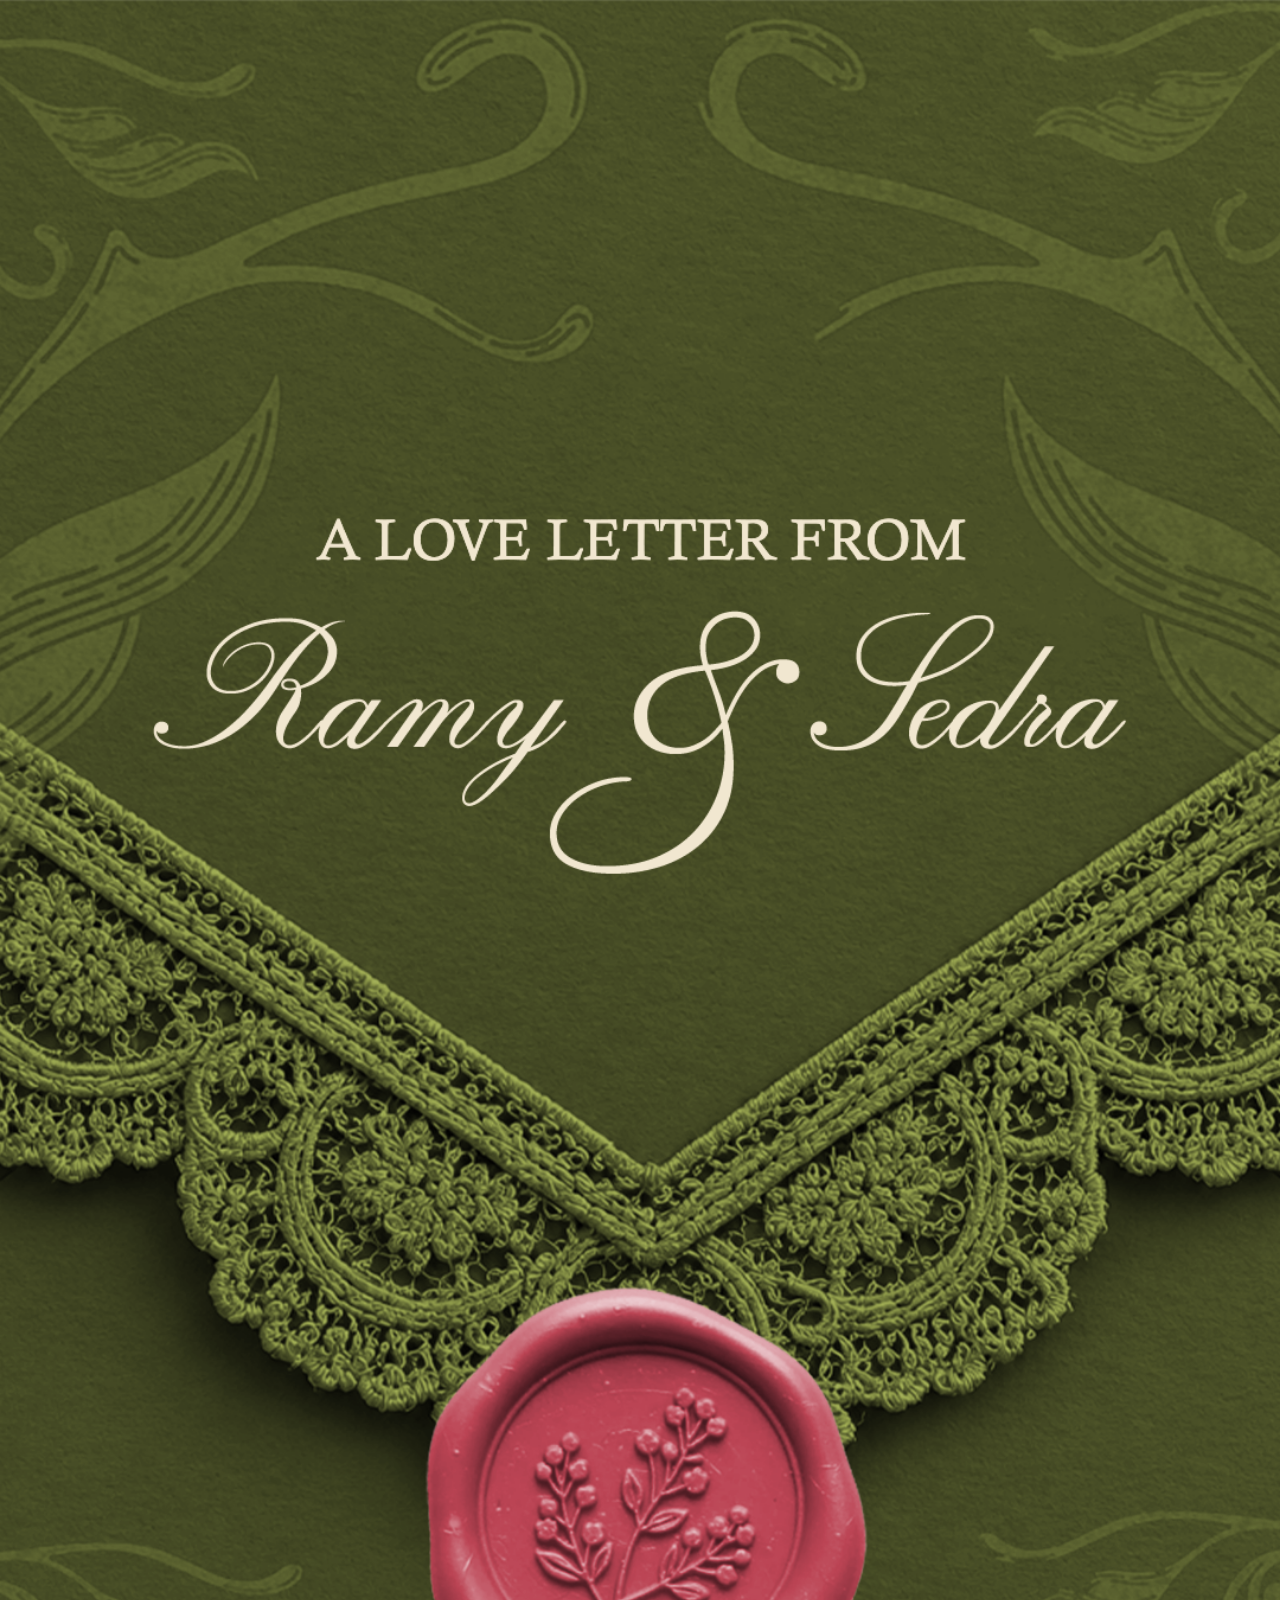
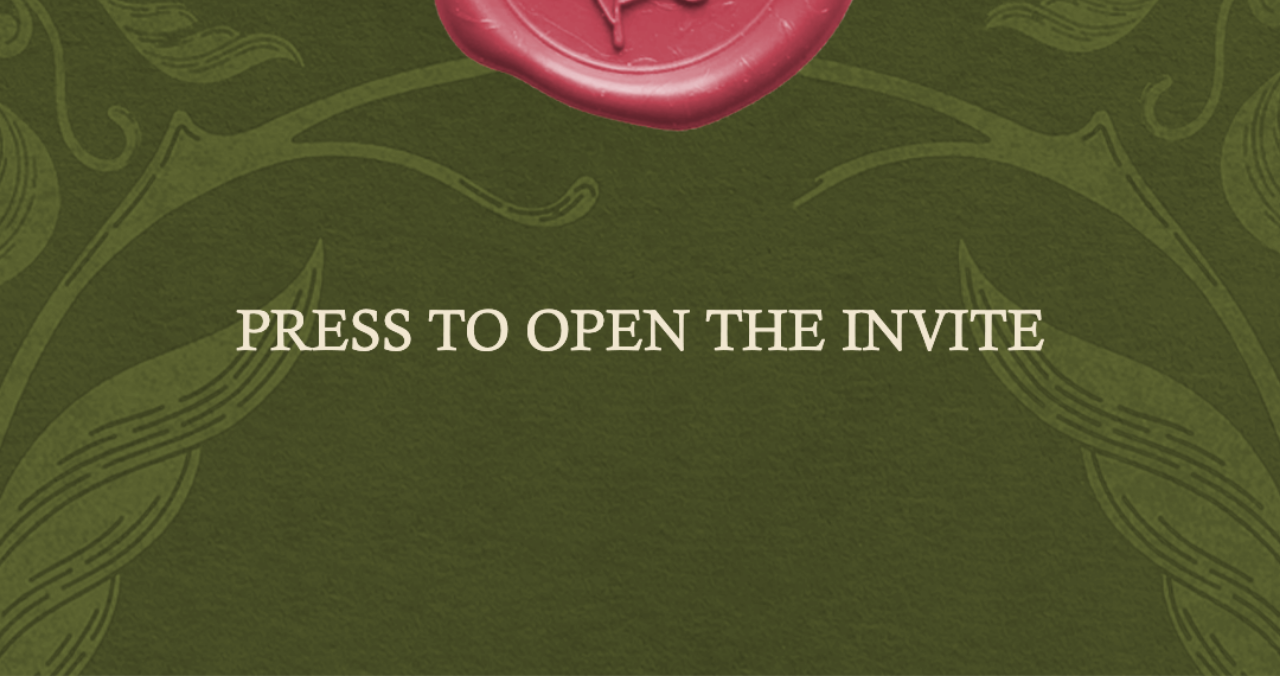
<file: index.html>
<!DOCTYPE html>
<html lang="en">

<head>
    <meta charset="UTF-8">
    <meta name="viewport" content="width=device-width, initial-scale=1.0">

    <title>Sedra & Ramy</title>

   <meta property="og:title" content="Sedra & Ramy">
<meta property="og:description" content="Wedding Invitation">
<meta property="og:image" content="https://cedrah2000-hash.github.io/wedding/images/thumbnail.png">
<meta property="og:image:type" content="image/png">
<meta property="og:image:width" content="1200">
<meta property="og:image:height" content="630">
<meta property="og:url" content="https://cedrah2000-hash.github.io/wedding/">
<meta property="og:type" content="website">

<meta name="twitter:card" content="summary_large_image">
<meta name="twitter:title" content="Sedra & Ramy">
<meta name="twitter:description" content="Wedding Invitation">
<meta name="twitter:image" content="https://cedrah2000-hash.github.io/wedding/images/thumbnail.png">

    <link rel="stylesheet" href="style.css">
</head>

<body>
    <audio id="backgroundMusic" autoplay loop>
    <source src="images/onlywhen.mp3" type="audio/mp3">
    Your browser does not support this audio file.
</audio>


    <main class="main-page">

        <a href="page2.html" class="main-link">
            <img src="images/main.png" alt="Open invitation">
        </a>

    </main>

</body>
</html>
</file>
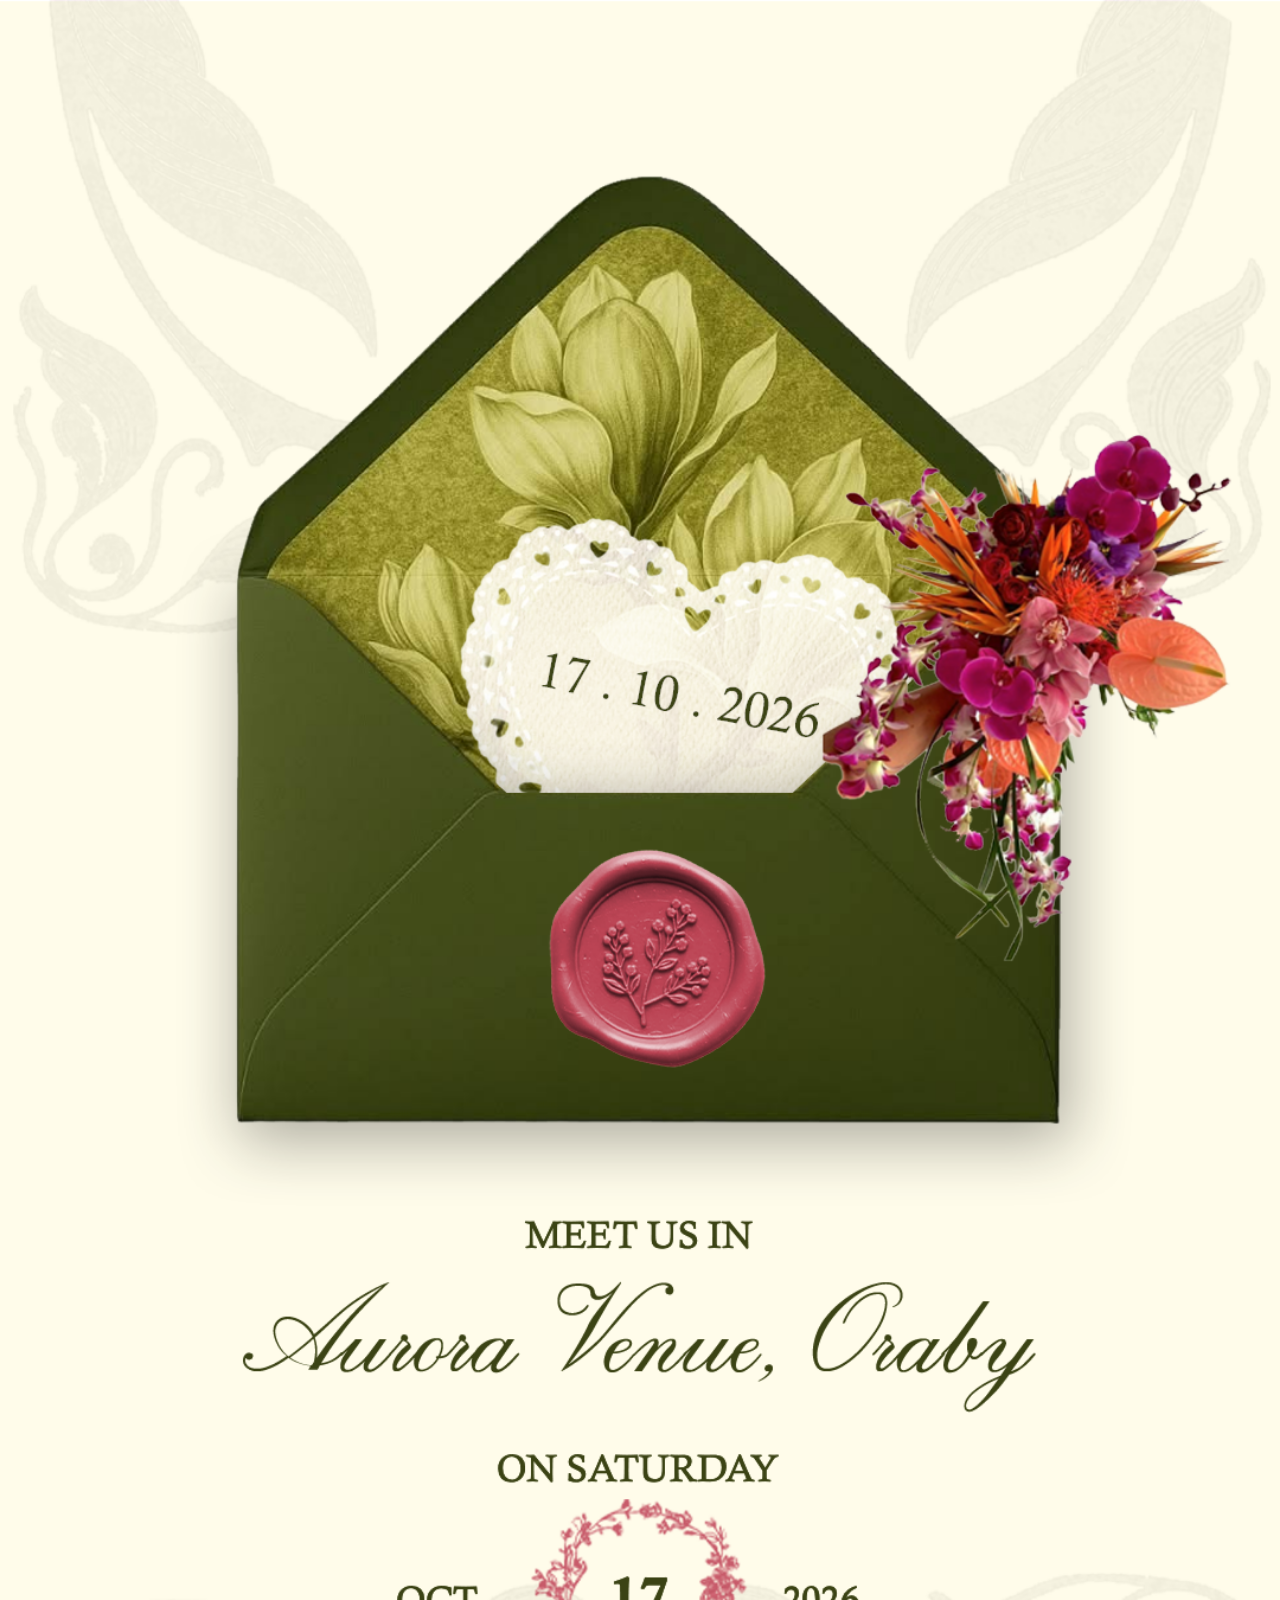
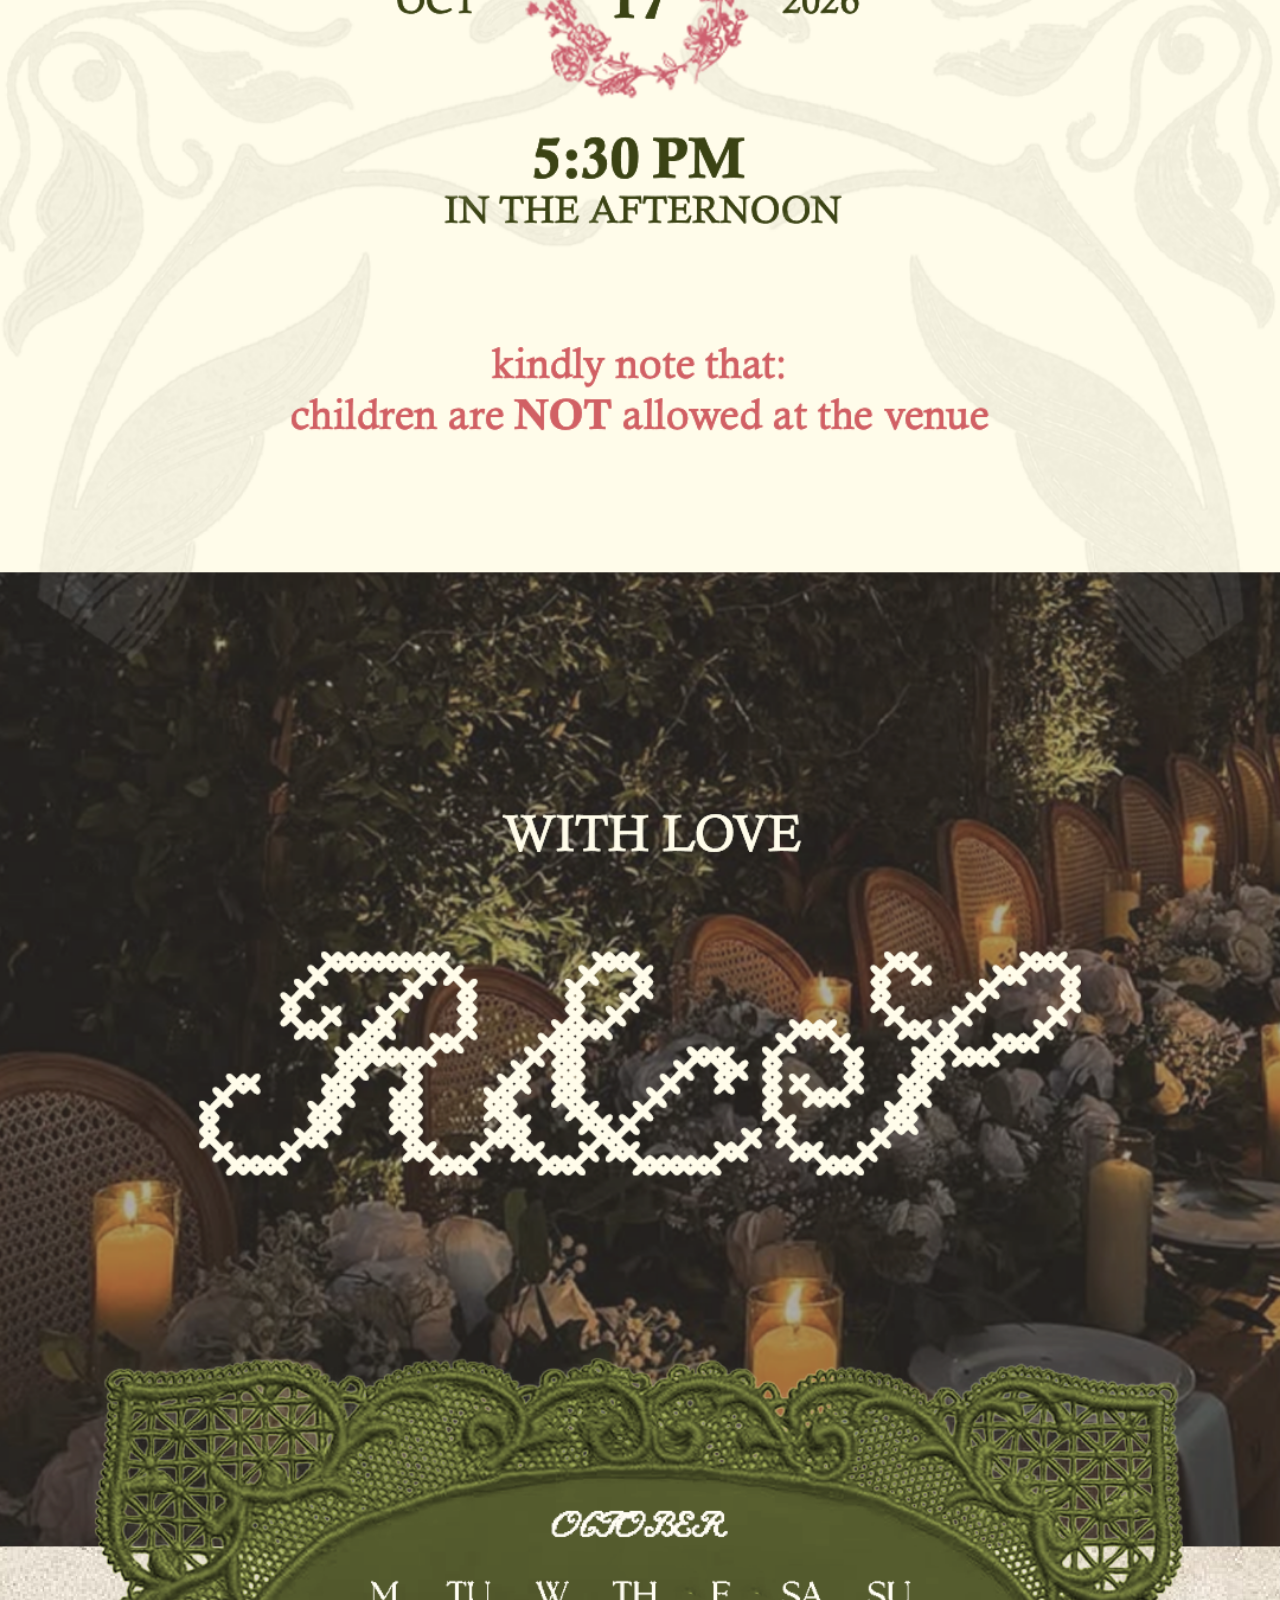
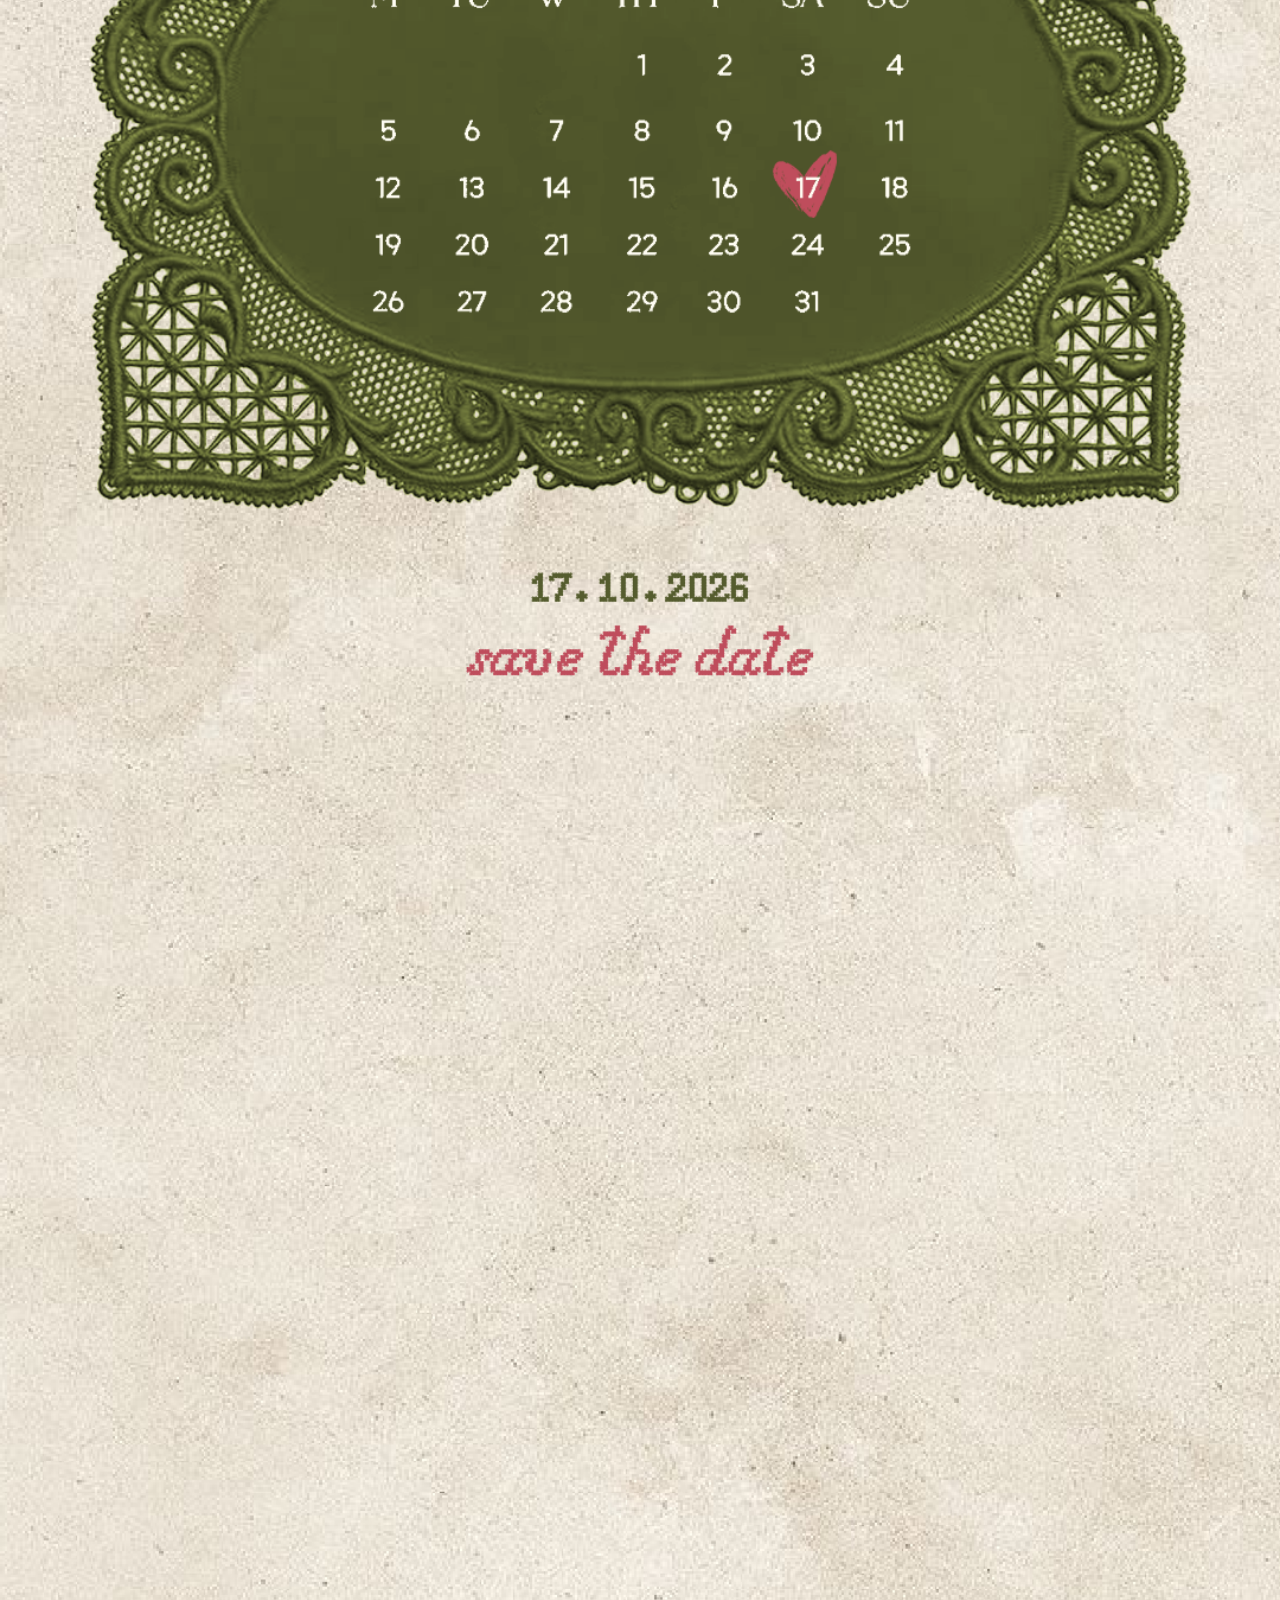
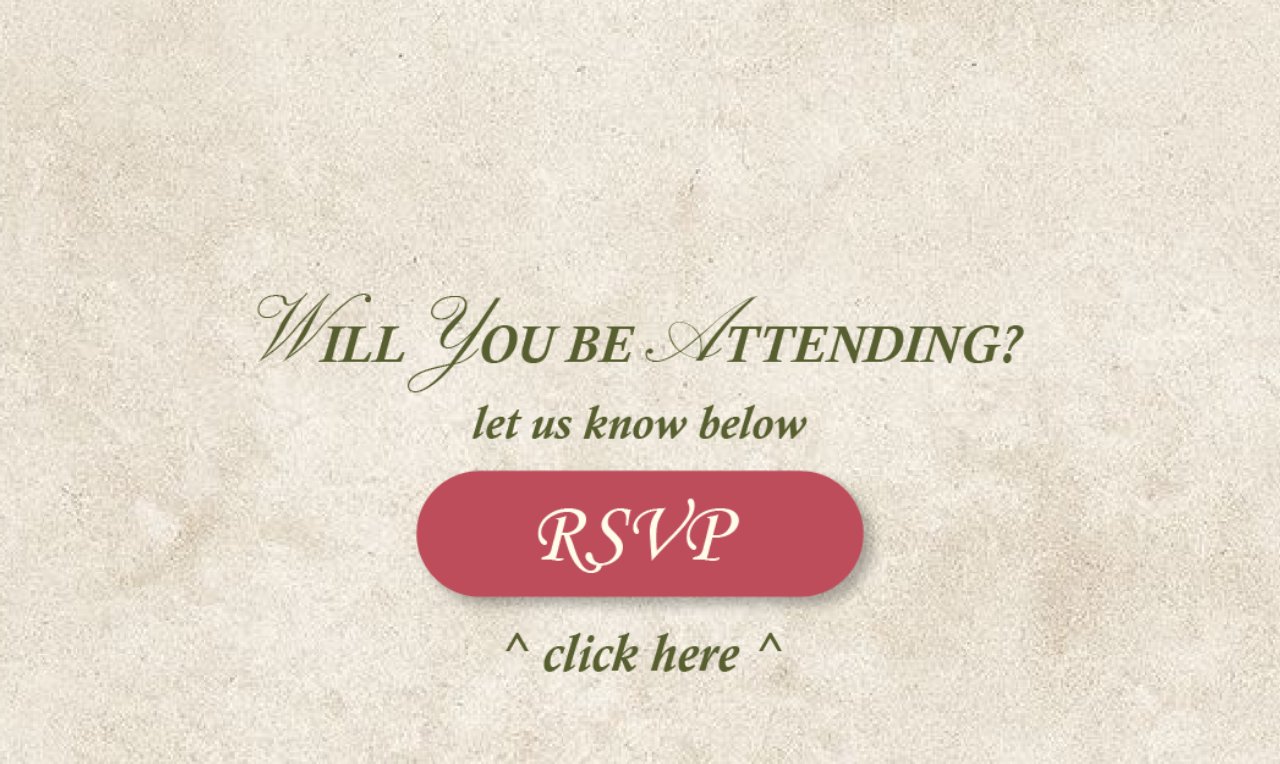
<file: page2.html>
<!DOCTYPE html>
<html lang="en">

<head>
    <meta charset="UTF-8">
    <meta name="viewport" content="width=device-width, initial-scale=1.0">
    <title>Sedra & Ramy</title>
    <link rel="stylesheet" href="style.css">
</head>

<body>
     <audio id="backgroundMusic" control>
    <source src="images/onlywhen.mp3" type="audio/mpeg">
   </audio>

    <main class="page2">

        <img src="images/1.png" alt="Wedding invitation">
       <iframe
    class="google-map"
    src="https://www.google.com/maps?q=Aurora+Lounge,+Ahmed+Orabi+Compound,+Road+8,+Gamaiet+Ahmed+Orabi,+Obour,+Egypt&output=embed"
    loading="lazy"
    allowfullscreen>
</iframe>

        <a
            href="https://docs.google.com/forms/d/e/1FAIpQLSe6aw0mRkVKkrtqVEwNXwOQoTQumnC0huQUVIW-SSg0Dfd0Cg/viewform"
            class="form-link"
        >
       
            <img src="images/30.png" alt="RSVP">
        </a>

    </main>

</body>
</html>
</file>
<file: style.css>
* {
    margin: 0;
    padding: 0;
    box-sizing: border-box;
}

html {
    scroll-behavior: smooth;
}

body {
    width: 100%;
    margin: 0;
    padding: 0;
    overflow-x: hidden;
    background: white;
}


/* =========================
   PAGE 1 - MAIN IMAGE
   ========================= */

.main-page {
    width: 100%;
    margin: 0;
    padding: 0;
}

.main-link {
    display: block;
    width: 100%;
    margin: 0;
    padding: 0;
    line-height: 0;
}

.main-link img {
    display: block;
    width: 100%;
    height: auto;
    margin: 0;
    padding: 0;
}


/* =========================
   PAGE 2
   ========================= */

.page2 {
    position: relative;
    overflow: hidden;
}

.page2 > img {
    display: block;
    width: 100%;
    height: auto;
    margin: 0;
}

.page2::before {
    content: "";
    position: absolute;
    top: 0;
    left: -100%;
    width: 45%;
    height: 100%;

    background: linear-gradient(
        90deg,
        transparent,
        rgba(255,255,255,0.45),
        transparent
    );

    z-index: 2;
    pointer-events: none;

    animation: lightSweep 2s ease-out 0.8s 1;
}

@keyframes lightSweep {
    from {
        left: -100%;
    }

    to {
        left: 150%;
    }
}

/* MAP فوق أسفل الصورة */
.google-map {
    box-sizing: 50%;
    position: absolute;
    left: 50%;
    transform: translateX(-50%);
    bottom: 60vw;
    width: 70vw;
    height: 40vw;
    border: 0;
    margin: 0;}


/* 30.png تحت الخريطة */
.form-link {
    position: absolute;
    left: 50%;
    transform: translateX(-50%);
    bottom: 80px;

    width: 100%;
    display: flex;
    justify-content: center;
}
.form-link img {
    display: block !important;
    width: 60% !important;
    max-width: 60% !important;
    height: auto !important;
    margin-left: auto !important;
    margin-right: auto !important;
    padding: 0;

    animation: rsvpPulse 3s ease-in-out infinite;
}

@keyframes rsvpPulse {
    0%, 70%, 100% {
        transform: scale(1);
    }

    80% {
        transform: scale(1.05);
    }

    90% {
        transform: scale(1);
    }
}
</file>
